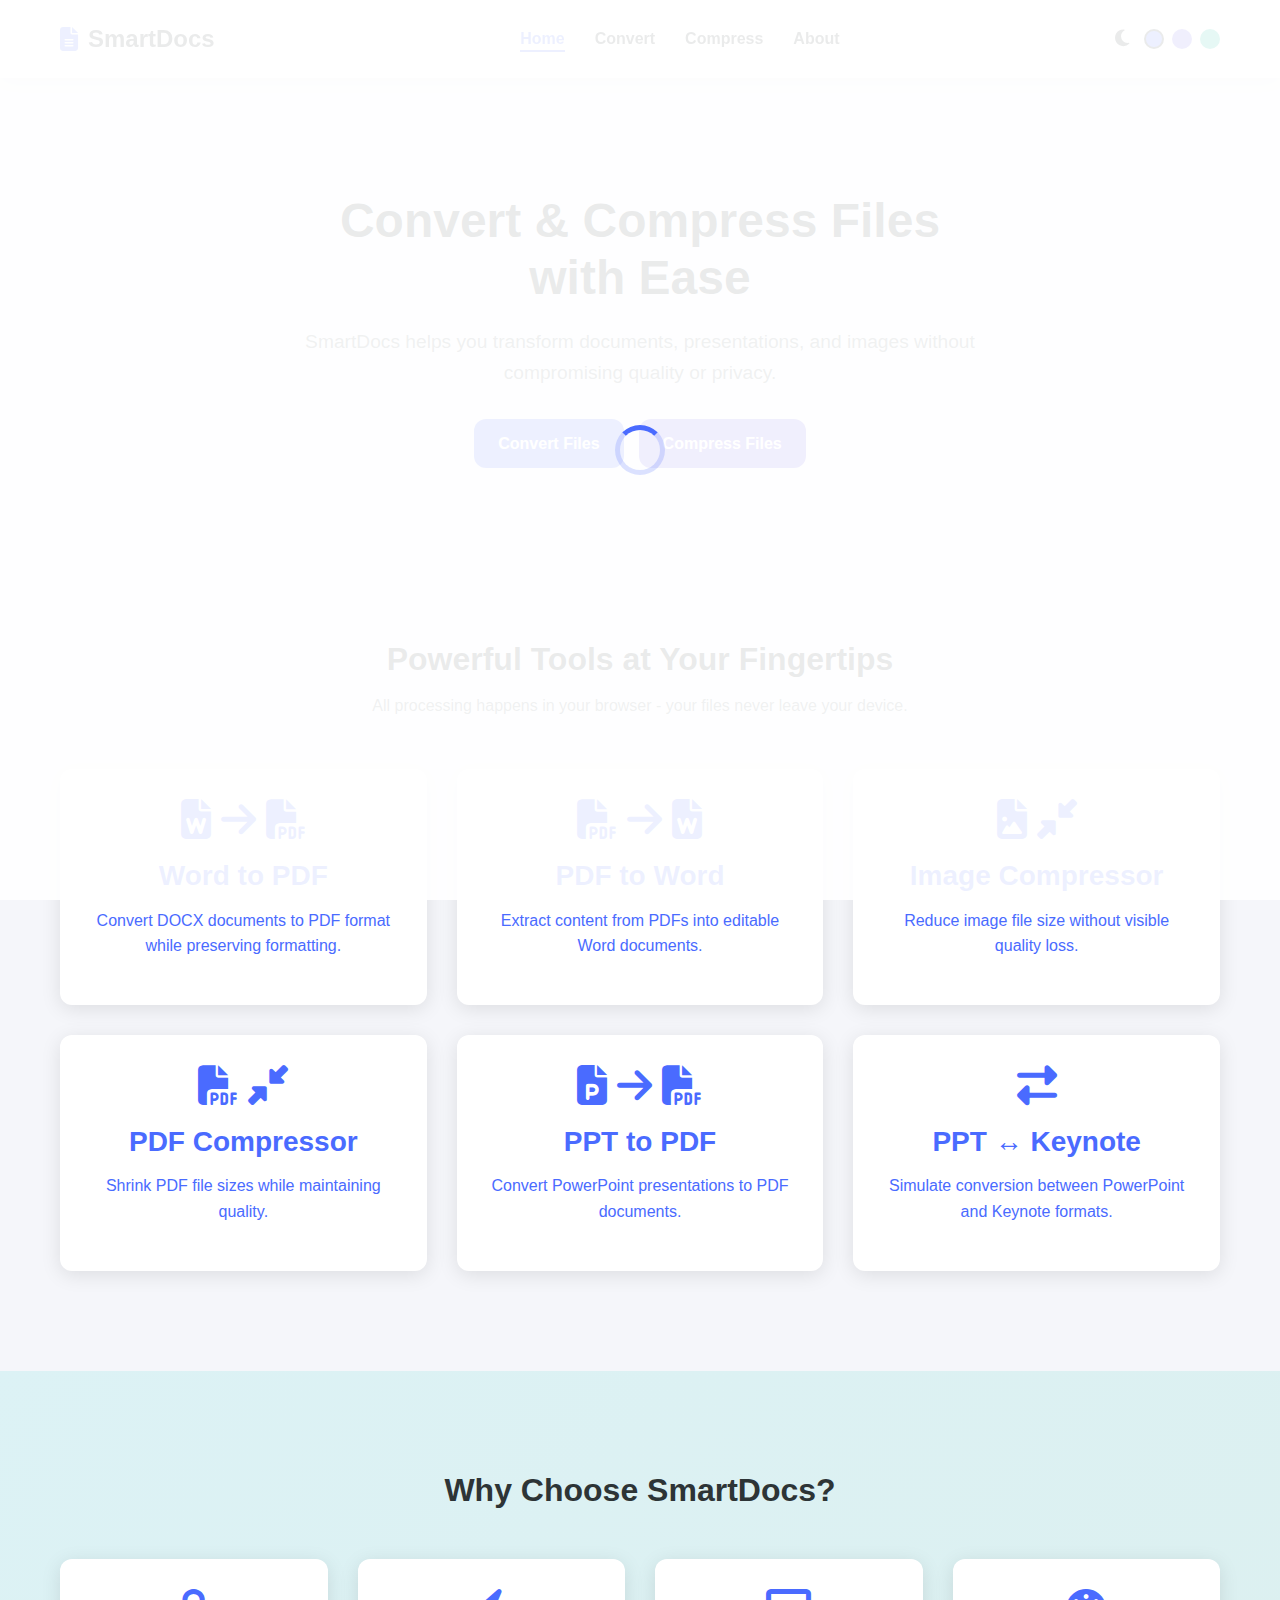
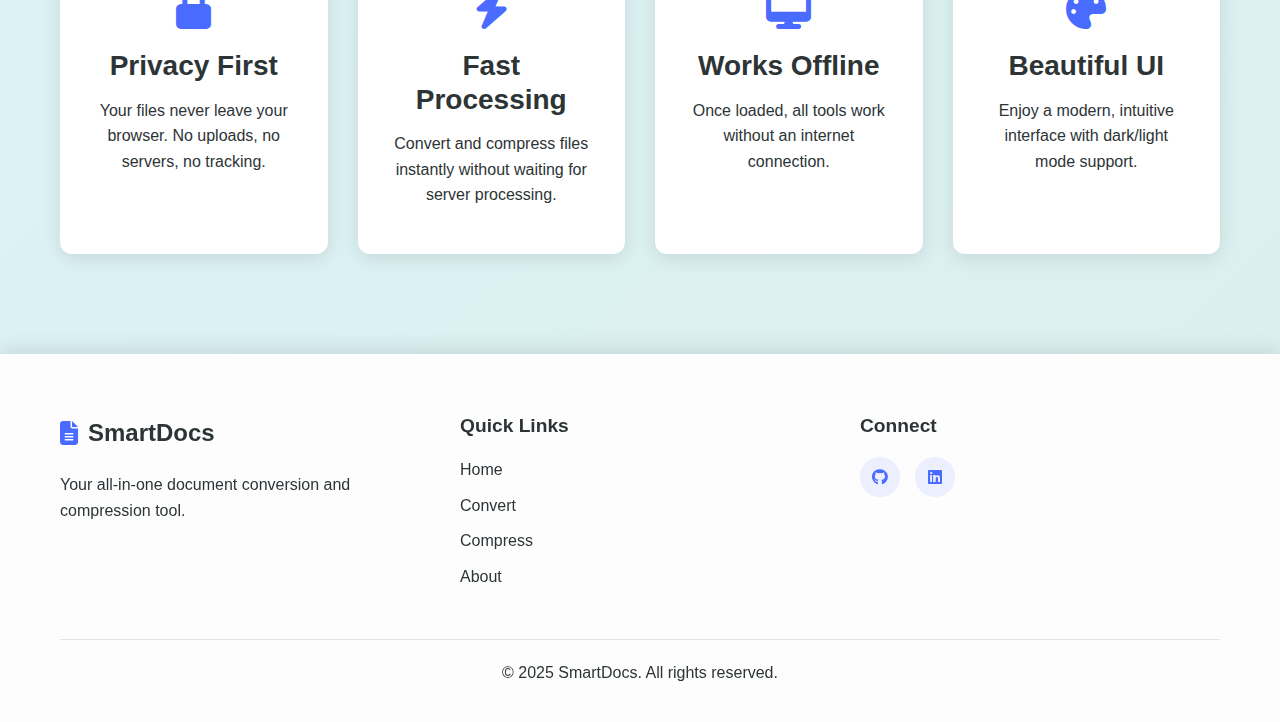
<file: index.html>
<!DOCTYPE html>
<html lang="en" data-theme="light">
<head>
    <meta charset="UTF-8">
    <meta name="viewport" content="width=device-width, initial-scale=1.0">
    <title>SmartDocs - File Converter & Compressor</title>
    <link rel="stylesheet" href="css/style.css">
    <link rel="stylesheet" href="css/animations.css">
    <link rel="stylesheet" href="css/themes.css">
    <link rel="stylesheet" href="https://cdnjs.cloudflare.com/ajax/libs/font-awesome/6.4.0/css/all.min.css">
</head>
<body>
    <div class="page-loader">
        <div class="loader-spinner"></div>
    </div>

    <header class="glass-header">
        <div class="container">
            <nav>
                <div class="logo">
                    <i class="fas fa-file-alt"></i>
                    <span>SmartDocs</span>
                </div>
                <ul class="nav-links">
                    <li><a href="index.html" class="active">Home</a></li>
                    <li><a href="convert.html">Convert</a></li>
                    <li><a href="compress.html">Compress</a></li>
                    <li><a href="about.html">About</a></li>
                </ul>
                <div class="theme-controls">
                    <button class="theme-toggle" aria-label="Toggle dark mode">
                        <i class="fas fa-moon"></i>
                    </button>
                    <div class="theme-colors">
                        <button class="theme-color blue active" data-color="blue"></button>
                        <button class="theme-color purple" data-color="purple"></button>
                        <button class="theme-color green" data-color="green"></button>
                    </div>
                </div>
                <div class="hamburger">
                    <span></span>
                    <span></span>
                    <span></span>
                </div>
            </nav>
        </div>
    </header>

    <main>
        <section class="hero">
            <div class="container">
                <div class="hero-content">
                    <h1 class="hero-title">Convert & Compress Files <br> with Ease</h1>
                    <p class="hero-subtitle">SmartDocs helps you transform documents, presentations, and images without compromising quality or privacy.</p>
                    <div class="hero-buttons">
                        <a href="convert.html" class="btn btn-primary">Convert Files</a>
                        <a href="compress.html" class="btn btn-secondary">Compress Files</a>
                    </div>
                </div>
                <!--<div class="hero-image">
                    <img src="assets/images/file.svg" alt="Document Conversion">
                </div>-->
            </div>
        </section>

        <section class="features">
            <div class="container">
                <h2 class="section-title">Powerful Tools at Your Fingertips</h2>
                <p class="section-subtitle">All processing happens in your browser - your files never leave your device.</p>
                
                <div class="tools-grid">
                    <a href="convert.html#docx-pdf" class="tool-card" data-tool="docx-pdf">
                        <div class="tool-icon">
                            <i class="fas fa-file-word"></i>
                            <i class="fas fa-arrow-right"></i>
                            <i class="fas fa-file-pdf"></i>
                        </div>
                        <h3>Word to PDF</h3>
                        <p>Convert DOCX documents to PDF format while preserving formatting.</p>
                    </a>
                    
                    <a href="convert.html#pdf-docx" class="tool-card" data-tool="pdf-docx">
                        <div class="tool-icon">
                            <i class="fas fa-file-pdf"></i>
                            <i class="fas fa-arrow-right"></i>
                            <i class="fas fa-file-word"></i>
                        </div>
                        <h3>PDF to Word</h3>
                        <p>Extract content from PDFs into editable Word documents.</p>
                    </a>
                    
                    <a href="compress.html#image-compress" class="tool-card" data-tool="image-compress">
                        <div class="tool-icon">
                            <i class="fas fa-file-image"></i>
                            <i class="fas fa-compress-alt"></i>
                        </div>
                        <h3>Image Compressor</h3>
                        <p>Reduce image file size without visible quality loss.</p>
                    </a>
                    
                    <a href="compress.html#pdf-compress" class="tool-card" data-tool="pdf-compress">
                        <div class="tool-icon">
                            <i class="fas fa-file-pdf"></i>
                            <i class="fas fa-compress-alt"></i>
                        </div>
                        <h3>PDF Compressor</h3>
                        <p>Shrink PDF file sizes while maintaining quality.</p>
                    </a>
                    
                    <a href="convert.html#ppt-pdf" class="tool-card" data-tool="ppt-pdf">
                        <div class="tool-icon">
                            <i class="fas fa-file-powerpoint"></i>
                            <i class="fas fa-arrow-right"></i>
                            <i class="fas fa-file-pdf"></i>
                        </div>
                        <h3>PPT to PDF</h3>
                        <p>Convert PowerPoint presentations to PDF documents.</p>
                    </a>
                    
                    <a href="convert.html#ppt-keynote" class="tool-card" data-tool="ppt-keynote">
                        <div class="tool-icon">
                            <i class="fas fa-exchange-alt"></i>
                        </div>
                        <h3>PPT ↔ Keynote</h3>
                        <p>Simulate conversion between PowerPoint and Keynote formats.</p>
                    </a>
                </div>
            </div>
        </section>

        <section class="benefits">
            <div class="container">
                <h2 class="section-title">Why Choose SmartDocs?</h2>
                <div class="benefits-grid">
                    <div class="benefit-card">
                        <i class="fas fa-lock"></i>
                        <h3>Privacy First</h3>
                        <p>Your files never leave your browser. No uploads, no servers, no tracking.</p>
                    </div>
                    <div class="benefit-card">
                        <i class="fas fa-bolt"></i>
                        <h3>Fast Processing</h3>
                        <p>Convert and compress files instantly without waiting for server processing.</p>
                    </div>
                    <div class="benefit-card">
                        <i class="fas fa-desktop"></i>
                        <h3>Works Offline</h3>
                        <p>Once loaded, all tools work without an internet connection.</p>
                    </div>
                    <div class="benefit-card">
                        <i class="fas fa-palette"></i>
                        <h3>Beautiful UI</h3>
                        <p>Enjoy a modern, intuitive interface with dark/light mode support.</p>
                    </div>
                </div>
            </div>
        </section>
    </main>

    <footer class="glass-footer">
        <div class="container">
            <div class="footer-content">
                <div class="footer-brand">
                    <div class="logo">
                        <i class="fas fa-file-alt"></i>
                        <span>SmartDocs</span>
                    </div>
                    <p>Your all-in-one document conversion and compression tool.</p>
                </div>
                <div class="footer-links">
                    <h4>Quick Links</h4>
                    <ul>
                        <li><a href="index.html">Home</a></li>
                        <li><a href="convert.html">Convert</a></li>
                        <li><a href="compress.html">Compress</a></li>
                        <li><a href="about.html">About</a></li>
                    </ul>
                </div>
                <div class="footer-social">
                    <h4>Connect</h4>
                    <div class="social-icons">
                        <a href="https://github.com/Sahil-lal-code"><i class="fab fa-github"></i></a>
                        <a href="https://www.linkedin.com/in/sahil-lal-4152a92a0/"><i class="fab fa-linkedin"></i></a>
                    </div>
                </div>
            </div>
            <div class="footer-bottom">
                <p>&copy; 2025 SmartDocs. All rights reserved.</p>
            </div>
        </div>
    </footer>

    <script src="js/main.js"></script>
    <script src="js/theme-switcher.js"></script>
    <script>
        // Ensure tool cards maintain their styling as links
        document.addEventListener('DOMContentLoaded', function() {
            const toolCards = document.querySelectorAll('.tool-card');
            toolCards.forEach(card => {
                card.addEventListener('mouseenter', function() {
                    this.style.transform = 'translateY(-5px)';
                    this.style.boxShadow = '0 10px 20px rgba(0,0,0,0.1)';
                });
                card.addEventListener('mouseleave', function() {
                    this.style.transform = '';
                    this.style.boxShadow = '';
                });
            });
        });
    </script>
</body>
</html>
</file>
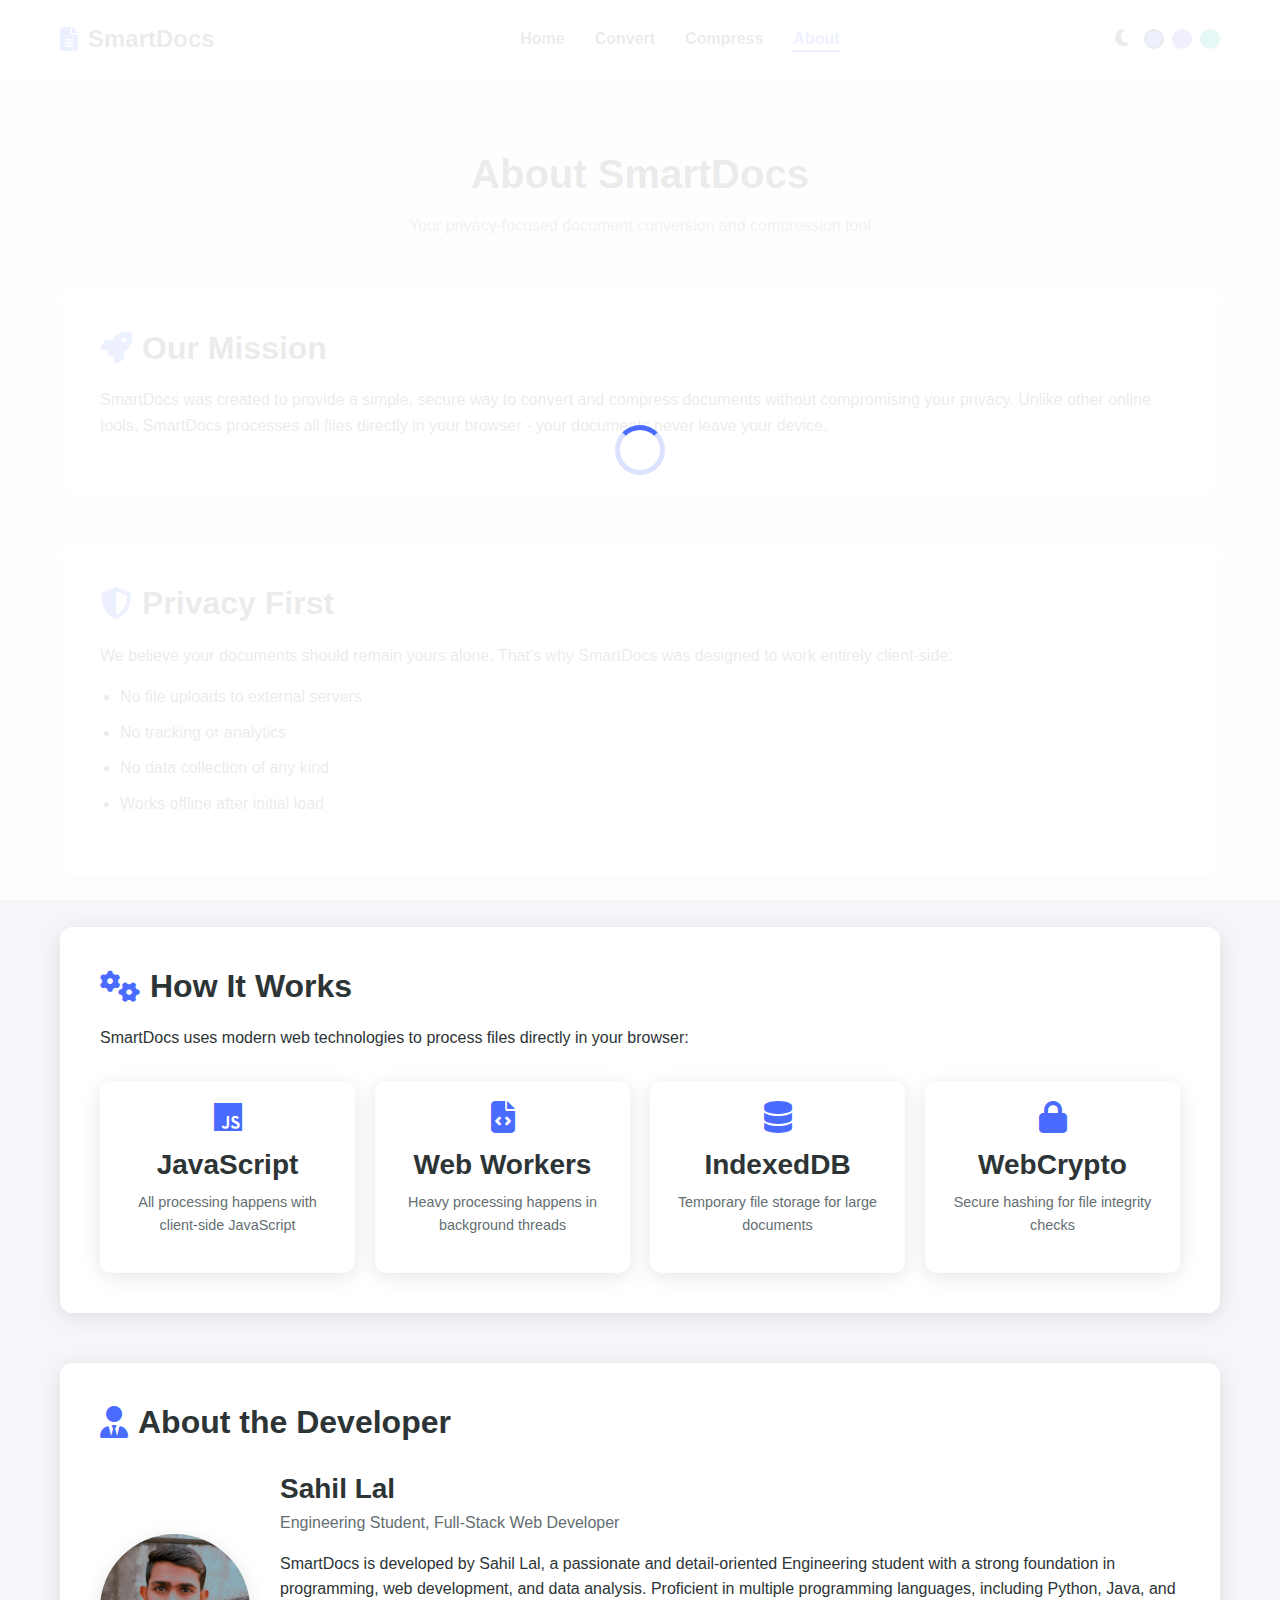
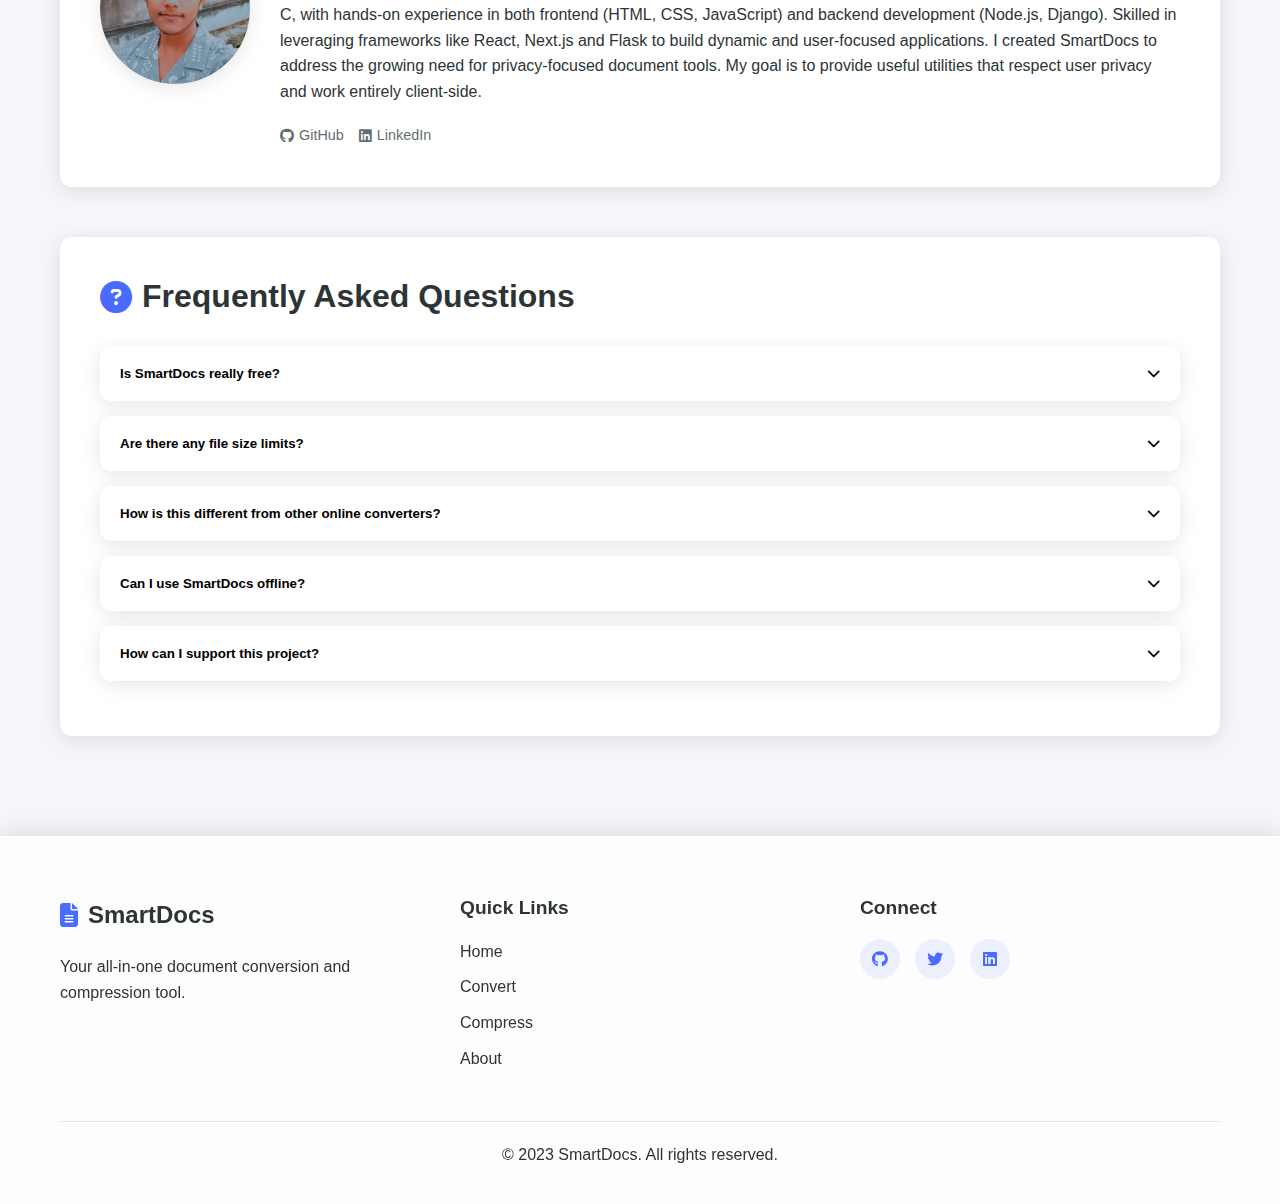
<file: about.html>
<!DOCTYPE html>
<html lang="en" data-theme="light">
<head>
    <meta charset="UTF-8">
    <meta name="viewport" content="width=device-width, initial-scale=1.0">
    <title>About - SmartDocs</title>
    <link rel="stylesheet" href="css/style.css">
    <link rel="stylesheet" href="css/animations.css">
    <link rel="stylesheet" href="css/themes.css">
    <link rel="stylesheet" href="https://cdnjs.cloudflare.com/ajax/libs/font-awesome/6.4.0/css/all.min.css">
</head>
<body>
    <div class="page-loader">
        <div class="loader-spinner"></div>
    </div>

    <header class="glass-header">
        <div class="container">
            <nav>
                <div class="logo">
                    <i class="fas fa-file-alt"></i>
                    <span>SmartDocs</span>
                </div>
                <ul class="nav-links">
                    <li><a href="index.html">Home</a></li>
                    <li><a href="convert.html">Convert</a></li>
                    <li><a href="compress.html">Compress</a></li>
                    <li><a href="about.html" class="active">About</a></li>
                </ul>
                <div class="theme-controls">
                    <button class="theme-toggle" aria-label="Toggle dark mode">
                        <i class="fas fa-moon"></i>
                    </button>
                    <div class="theme-colors">
                        <button class="theme-color blue active" data-color="blue"></button>
                        <button class="theme-color purple" data-color="purple"></button>
                        <button class="theme-color green" data-color="green"></button>
                    </div>
                </div>
                <div class="hamburger">
                    <span></span>
                    <span></span>
                    <span></span>
                </div>
            </nav>
        </div>
    </header>

    <main class="about-page">
        <div class="container">
            <h1 class="page-title">About SmartDocs</h1>
            <p class="page-subtitle">Your privacy-focused document conversion and compression tool</p>
            
            <div class="about-content">
                <section class="about-section">
                    <h2><i class="fas fa-rocket"></i> Our Mission</h2>
                    <p>SmartDocs was created to provide a simple, secure way to convert and compress documents without compromising your privacy. Unlike other online tools, SmartDocs processes all files directly in your browser - your documents never leave your device.</p>
                </section>
                
                <section class="about-section">
                    <h2><i class="fas fa-shield-alt"></i> Privacy First</h2>
                    <p>We believe your documents should remain yours alone. That's why SmartDocs was designed to work entirely client-side:</p>
                    <ul>
                        <li>No file uploads to external servers</li>
                        <li>No tracking or analytics</li>
                        <li>No data collection of any kind</li>
                        <li>Works offline after initial load</li>
                    </ul>
                </section>
                
                <section class="about-section">
                    <h2><i class="fas fa-cogs"></i> How It Works</h2>
                    <p>SmartDocs uses modern web technologies to process files directly in your browser:</p>
                    <div class="tech-grid">
                        <div class="tech-card">
                            <i class="fab fa-js"></i>
                            <h3>JavaScript</h3>
                            <p>All processing happens with client-side JavaScript</p>
                        </div>
                        <div class="tech-card">
                            <i class="fas fa-file-code"></i>
                            <h3>Web Workers</h3>
                            <p>Heavy processing happens in background threads</p>
                        </div>
                        <div class="tech-card">
                            <i class="fas fa-database"></i>
                            <h3>IndexedDB</h3>
                            <p>Temporary file storage for large documents</p>
                        </div>
                        <div class="tech-card">
                            <i class="fas fa-lock"></i>
                            <h3>WebCrypto</h3>
                            <p>Secure hashing for file integrity checks</p>
                        </div>
                    </div>
                </section>
                
                <section class="about-section">
                    <h2><i class="fas fa-user-tie"></i> About the Developer</h2>
                    <div class="developer-card">
                        <div class="developer-image">
                            <img src="assets/images/IMG_20250626_130817_compressed (1).jpg" alt="Developer">
                        </div>
                        <div class="developer-info">
                            <h3>Sahil Lal</h3>
                            <p class="developer-title">Engineering Student, Full-Stack Web Developer</p>
                            <p>SmartDocs is developed by Sahil Lal, a passionate and detail-oriented Engineering student with a strong foundation in programming, web development, and data analysis. Proficient in multiple programming languages, including Python, Java, and C, with hands-on experience in both frontend (HTML, CSS, JavaScript) and backend development (Node.js, Django). Skilled in leveraging frameworks like React, Next.js and Flask to build dynamic and user-focused applications. I created SmartDocs to address the growing need for privacy-focused document tools. My goal is to provide useful utilities that respect user privacy and work entirely client-side.</p>
                            <div class="developer-links">
                                <a href="https://github.com/Sahil-lal-code"><i class="fab fa-github"></i> GitHub</a>
                                <a href="https://www.linkedin.com/in/sahil-lal-4152a92a0/"><i class="fab fa-linkedin"></i> LinkedIn</a>
                            </div>
                        </div>
                    </div>
                </section>
                
                <section class="about-section">
                    <h2><i class="fas fa-question-circle"></i> Frequently Asked Questions</h2>
                    <div class="faq-container">
                        <div class="faq-item">
                            <button class="faq-question">
                                <span>Is SmartDocs really free?</span>
                                <i class="fas fa-chevron-down"></i>
                            </button>
                            <div class="faq-answer">
                                <p>Yes! SmartDocs is completely free to use with no hidden costs or premium features. It's an open-source project created to demonstrate what's possible with modern web technologies.</p>
                            </div>
                        </div>
                        
                        <div class="faq-item">
                            <button class="faq-question">
                                <span>Are there any file size limits?</span>
                                <i class="fas fa-chevron-down"></i>
                            </button>
                            <div class="faq-answer">
                                <p>The only limits are those imposed by your browser and device memory. Typically, you can process files up to several hundred megabytes, though very large files may cause performance issues.</p>
                            </div>
                        </div>
                        
                        <div class="faq-item">
                            <button class="faq-question">
                                <span>How is this different from other online converters?</span>
                                <i class="fas fa-chevron-down"></i>
                            </button>
                            <div class="faq-answer">
                                <p>Most online tools upload your files to their servers for processing. SmartDocs does everything in your browser - your files never leave your computer, ensuring complete privacy.</p>
                            </div>
                        </div>
                        
                        <div class="faq-item">
                            <button class="faq-question">
                                <span>Can I use SmartDocs offline?</span>
                                <i class="fas fa-chevron-down"></i>
                            </button>
                            <div class="faq-answer">
                                <p>Yes! After loading the website once, you can use all features offline by saving the page or adding it to your home screen (on mobile).</p>
                            </div>
                        </div>
                        
                        <div class="faq-item">
                            <button class="faq-question">
                                <span>How can I support this project?</span>
                                <i class="fas fa-chevron-down"></i>
                            </button>
                            <div class="faq-answer">
                                <p>The best way to support SmartDocs is by sharing it with others who might find it useful. You can also contribute to the project on GitHub or consider donating if you'd like to help cover hosting costs.</p>
                            </div>
                        </div>
                    </div>
                </section>
            </div>
        </div>
    </main>

    <footer class="glass-footer">
        <div class="container">
            <div class="footer-content">
                <div class="footer-brand">
                    <div class="logo">
                        <i class="fas fa-file-alt"></i>
                        <span>SmartDocs</span>
                    </div>
                    <p>Your all-in-one document conversion and compression tool.</p>
                </div>
                <div class="footer-links">
                    <h4>Quick Links</h4>
                    <ul>
                        <li><a href="index.html">Home</a></li>
                        <li><a href="convert.html">Convert</a></li>
                        <li><a href="compress.html">Compress</a></li>
                        <li><a href="about.html">About</a></li>
                    </ul>
                </div>
                <div class="footer-social">
                    <h4>Connect</h4>
                    <div class="social-icons">
                        <a href="#"><i class="fab fa-github"></i></a>
                        <a href="#"><i class="fab fa-twitter"></i></a>
                        <a href="#"><i class="fab fa-linkedin"></i></a>
                    </div>
                </div>
            </div>
            <div class="footer-bottom">
                <p>&copy; 2023 SmartDocs. All rights reserved.</p>
            </div>
        </div>
    </footer>

    <script src="js/main.js"></script>
    <script src="js/theme-switcher.js"></script>
</body>
</html>
</file>
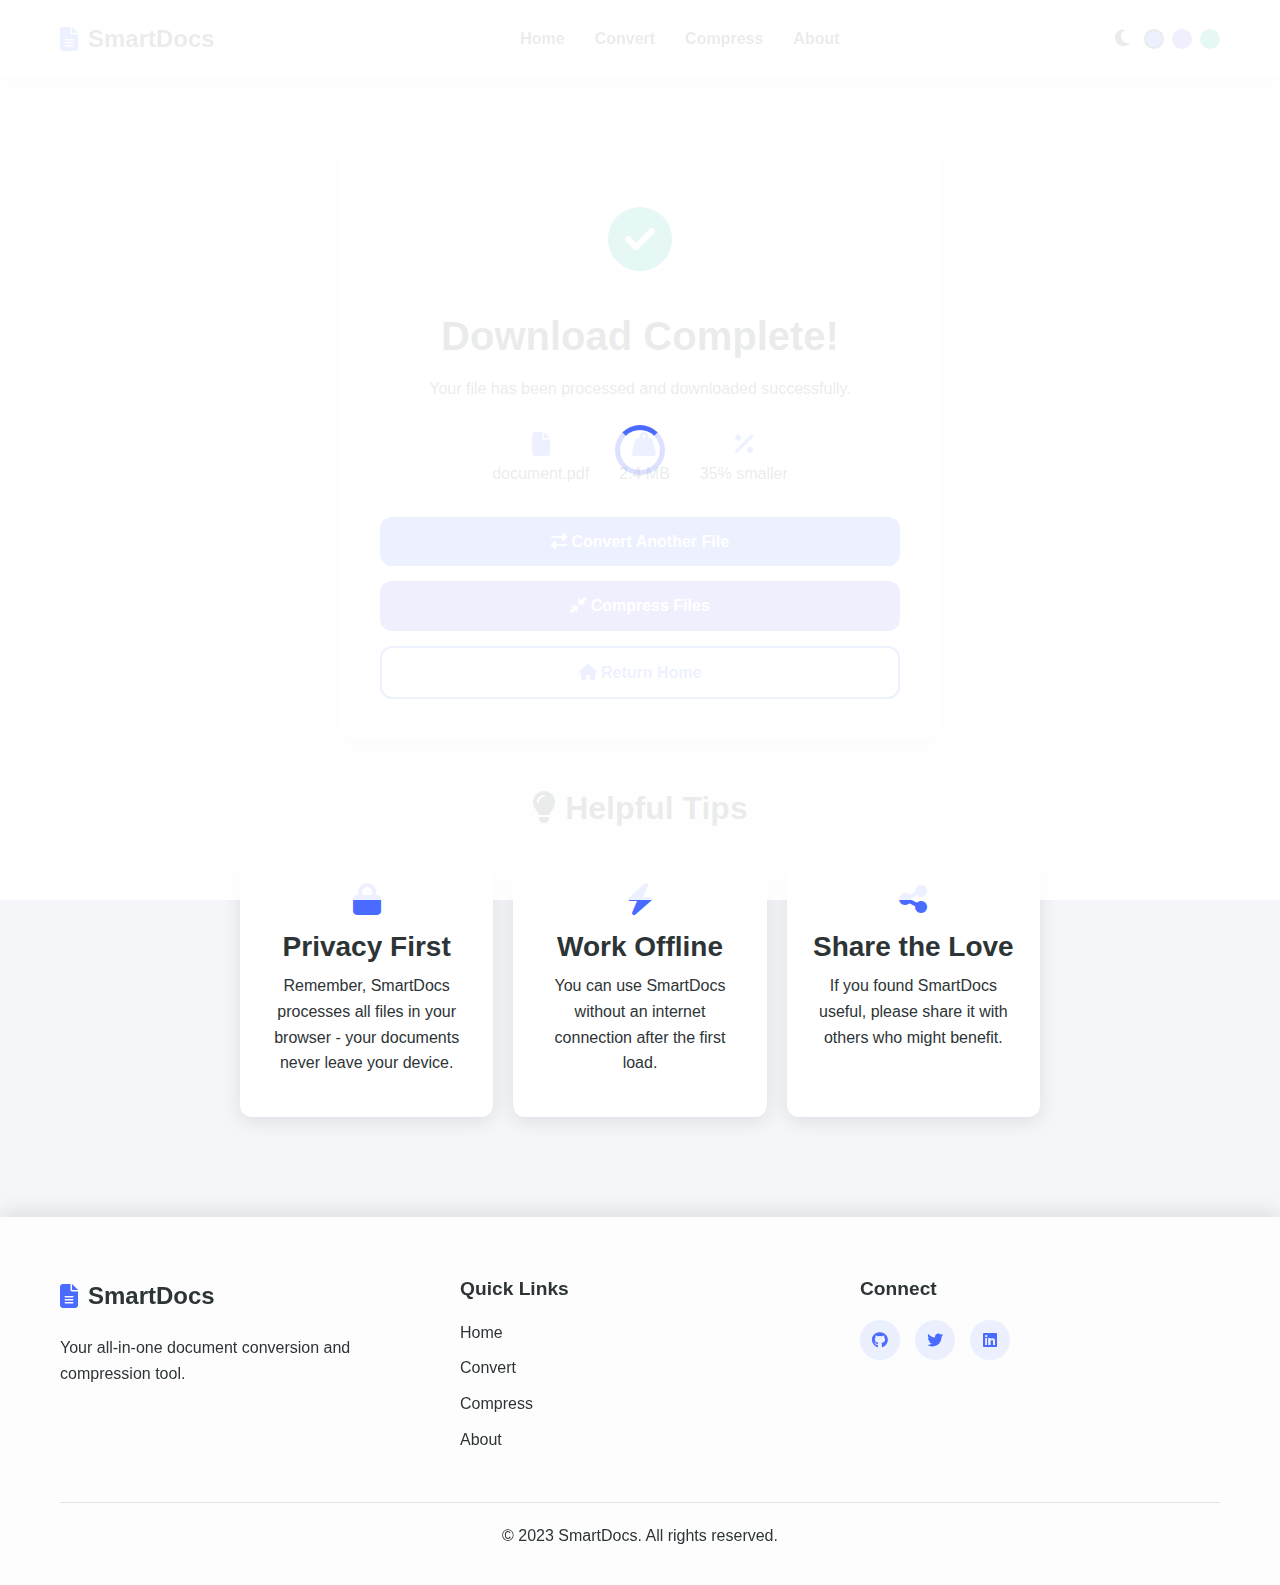
<file: success.html>
<!DOCTYPE html>
<html lang="en" data-theme="light">
<head>
    <meta charset="UTF-8">
    <meta name="viewport" content="width=device-width, initial-scale=1.0">
    <title>Download Complete - SmartDocs</title>
    <link rel="stylesheet" href="css/style.css">
    <link rel="stylesheet" href="css/animations.css">
    <link rel="stylesheet" href="css/themes.css">
    <link rel="stylesheet" href="https://cdnjs.cloudflare.com/ajax/libs/font-awesome/6.4.0/css/all.min.css">
</head>
<body>
    <div class="page-loader">
        <div class="loader-spinner"></div>
    </div>

    <header class="glass-header">
        <div class="container">
            <nav>
                <div class="logo">
                    <i class="fas fa-file-alt"></i>
                    <span>SmartDocs</span>
                </div>
                <ul class="nav-links">
                    <li><a href="index.html">Home</a></li>
                    <li><a href="convert.html">Convert</a></li>
                    <li><a href="compress.html">Compress</a></li>
                    <li><a href="about.html">About</a></li>
                </ul>
                <div class="theme-controls">
                    <button class="theme-toggle" aria-label="Toggle dark mode">
                        <i class="fas fa-moon"></i>
                    </button>
                    <div class="theme-colors">
                        <button class="theme-color blue active" data-color="blue"></button>
                        <button class="theme-color purple" data-color="purple"></button>
                        <button class="theme-color green" data-color="green"></button>
                    </div>
                </div>
                <div class="hamburger">
                    <span></span>
                    <span></span>
                    <span></span>
                </div>
            </nav>
        </div>
    </header>

    <main class="success-page">
        <div class="container">
            <div class="success-card">
                <div class="success-icon">
                    <i class="fas fa-check-circle"></i>
                </div>
                <h1>Download Complete!</h1>
                <p>Your file has been processed and downloaded successfully.</p>
                <div class="success-stats">
                    <div class="stat-item">
                        <i class="fas fa-file"></i>
                        <span id="success-file-name">document.pdf</span>
                    </div>
                    <div class="stat-item">
                        <i class="fas fa-weight-hanging"></i>
                        <span id="success-file-size">2.4 MB</span>
                    </div>
                    <div class="stat-item">
                        <i class="fas fa-percentage"></i>
                        <span id="success-savings">35% smaller</span>
                    </div>
                </div>
                <div class="success-actions">
                    <a href="convert.html" class="btn btn-primary">
                        <i class="fas fa-exchange-alt"></i> Convert Another File
                    </a>
                    <a href="compress.html" class="btn btn-secondary">
                        <i class="fas fa-compress-alt"></i> Compress Files
                    </a>
                    <a href="index.html" class="btn btn-tertiary">
                        <i class="fas fa-home"></i> Return Home
                    </a>
                </div>
            </div>
            
            <div class="success-tips">
                <h2><i class="fas fa-lightbulb"></i> Helpful Tips</h2>
                <div class="tips-grid">
                    <div class="tip-card">
                        <i class="fas fa-lock"></i>
                        <h3>Privacy First</h3>
                        <p>Remember, SmartDocs processes all files in your browser - your documents never leave your device.</p>
                    </div>
                    <div class="tip-card">
                        <i class="fas fa-bolt"></i>
                        <h3>Work Offline</h3>
                        <p>You can use SmartDocs without an internet connection after the first load.</p>
                    </div>
                    <div class="tip-card">
                        <i class="fas fa-share-alt"></i>
                        <h3>Share the Love</h3>
                        <p>If you found SmartDocs useful, please share it with others who might benefit.</p>
                    </div>
                </div>
            </div>
        </div>
    </main>

    <footer class="glass-footer">
        <div class="container">
            <div class="footer-content">
                <div class="footer-brand">
                    <div class="logo">
                        <i class="fas fa-file-alt"></i>
                        <span>SmartDocs</span>
                    </div>
                    <p>Your all-in-one document conversion and compression tool.</p>
                </div>
                <div class="footer-links">
                    <h4>Quick Links</h4>
                    <ul>
                        <li><a href="index.html">Home</a></li>
                        <li><a href="convert.html">Convert</a></li>
                        <li><a href="compress.html">Compress</a></li>
                        <li><a href="about.html">About</a></li>
                    </ul>
                </div>
                <div class="footer-social">
                    <h4>Connect</h4>
                    <div class="social-icons">
                        <a href="#"><i class="fab fa-github"></i></a>
                        <a href="#"><i class="fab fa-twitter"></i></a>
                        <a href="#"><i class="fab fa-linkedin"></i></a>
                    </div>
                </div>
            </div>
            <div class="footer-bottom">
                <p>&copy; 2023 SmartDocs. All rights reserved.</p>
            </div>
        </div>
    </footer>

    <script src="js/main.js"></script>
    <script src="js/theme-switcher.js"></script>
</body>
</html>
</file>
<file: css/style.css>
/* Base Styles */
:root {
    --primary-color: #4a6bff;
    --secondary-color: #6c5ce7;
    --accent-color: #00cec9;
    --text-color: #2d3436;
    --text-light: #636e72;
    --bg-color: #f5f6fa;
    --card-bg: #ffffff;
    --shadow: 0 4px 20px rgba(0, 0, 0, 0.1);
    --transition: all 0.3s ease;
    --border-radius: 12px;
    --success-color: #00b894;
    --warning-color: #fdcb6e;
    --error-color: #d63031;
}

* {
    margin: 0;
    padding: 0;
    box-sizing: border-box;
}

html {
    scroll-behavior: smooth;
}

body {
    font-family: 'Segoe UI', Tahoma, Geneva, Verdana, sans-serif;
    line-height: 1.6;
    color: var(--text-color);
    background-color: var(--bg-color);
    overflow-x: hidden;
}

.container {
    width: 100%;
    max-width: 1200px;
    margin: 0 auto;
    padding: 0 20px;
}

/* Typography */
h1, h2, h3, h4, h5, h6 {
    font-weight: 700;
    line-height: 1.2;
    margin-bottom: 1rem;
}

h1 {
    font-size: 2.5rem;
}

h2 {
    font-size: 2rem;
}

h3 {
    font-size: 1.75rem;
}

h4 {
    font-size: 1.5rem;
}

p {
    margin-bottom: 1rem;
}

a {
    text-decoration: none;
    color: var(--primary-color);
    transition: var(--transition);
}

a:hover {
    color: var(--secondary-color);
}

/* Buttons */
.btn {
    display: inline-block;
    padding: 12px 24px;
    border-radius: var(--border-radius);
    font-weight: 600;
    text-align: center;
    cursor: pointer;
    transition: var(--transition);
    border: none;
    outline: none;
}

.btn-primary {
    background-color: var(--primary-color);
    color: white;
}

.btn-primary:hover {
    background-color: #3a5bef;
    transform: translateY(-2px);
    box-shadow: 0 6px 12px rgba(74, 107, 255, 0.2);
}

.btn-secondary {
    background-color: var(--secondary-color);
    color: white;
}

.btn-secondary:hover {
    background-color: #5b4bd4;
    transform: translateY(-2px);
    box-shadow: 0 6px 12px rgba(108, 92, 231, 0.2);
}

.btn-tertiary {
    background-color: transparent;
    color: var(--primary-color);
    border: 2px solid var(--primary-color);
}

.btn-tertiary:hover {
    background-color: rgba(74, 107, 255, 0.1);
    transform: translateY(-2px);
}

.btn-convert {
    background-color: var(--success-color);
    color: white;
}

.btn-convert:hover {
    background-color: #00a884;
    transform: translateY(-2px);
    box-shadow: 0 6px 12px rgba(0, 184, 148, 0.2);
}

.btn-compress {
    background-color: var(--accent-color);
    color: white;
}

.btn-compress:hover {
    background-color: #00bdb9;
    transform: translateY(-2px);
    box-shadow: 0 6px 12px rgba(0, 206, 201, 0.2);
}

.btn-download {
    background-color: var(--primary-color);
    color: white;
}

.btn-download:hover {
    background-color: #3a5bef;
    transform: translateY(-2px);
    box-shadow: 0 6px 12px rgba(74, 107, 255, 0.2);
}

/* Header */
.glass-header {
    background: rgba(255, 255, 255, 0.8);
    backdrop-filter: blur(10px);
    -webkit-backdrop-filter: blur(10px);
    box-shadow: var(--shadow);
    position: fixed;
    top: 0;
    left: 0;
    width: 100%;
    z-index: 1000;
    transition: var(--transition);
}

.glass-header.scrolled {
    background: rgba(255, 255, 255, 0.95);
    box-shadow: 0 4px 30px rgba(0, 0, 0, 0.1);
}

nav {
    display: flex;
    justify-content: space-between;
    align-items: center;
    padding: 20px 0;
}

.logo {
    display: flex;
    align-items: center;
    font-size: 1.5rem;
    font-weight: 700;
    color: var(--text-color);
}

.logo i {
    margin-right: 10px;
    color: var(--primary-color);
}

.nav-links {
    display: flex;
    justify-content: center;
    flex: 1;
    margin: 0;
    padding: 0;
    list-style: none;
}
.nav-links li {
    margin-left: 30px;
}

.nav-links a {
    color: var(--text-color);
    font-weight: 600;
    position: relative;
}

.nav-links a.active {
    color: var(--primary-color);
}

.nav-links a::after {
    content: '';
    position: absolute;
    width: 0;
    height: 2px;
    bottom: -5px;
    left: 0;
    background-color: var(--primary-color);
    transition: var(--transition);
}

.nav-links a:hover::after,
.nav-links a.active::after {
    width: 100%;
}

.theme-controls {
    display: flex;
    align-items: center;
    gap: 15px;
}

.theme-toggle {
    background: none;
    border: none;
    font-size: 1.2rem;
    cursor: pointer;
    color: var(--text-color);
    transition: var(--transition);
}

.theme-toggle:hover {
    color: var(--primary-color);
    transform: rotate(30deg);
}

.theme-colors {
    display: flex;
    gap: 8px;
}

.theme-color {
    width: 20px;
    height: 20px;
    border-radius: 50%;
    border: 2px solid transparent;
    cursor: pointer;
    transition: var(--transition);
}

.theme-color.active {
    border-color: var(--text-color);
}

.theme-color.blue {
    background-color: #4a6bff;
}

.theme-color.purple {
    background-color: #6c5ce7;
}

.theme-color.green {
    background-color: #00b894;
}

.hamburger {
    display: none;
    flex-direction: column;
    justify-content: space-between;
    width: 24px;
    height: 18px;
    cursor: pointer;
}

.hamburger span {
    display: block;
    width: 100%;
    height: 2px;
    background-color: var(--text-color);
    transition: var(--transition);
}

/* Hero Section */
/*.hero {
    padding: 150px 0 100px;
    background: linear-gradient(135deg, rgba(74, 107, 255, 0.1) 0%, rgba(108, 92, 231, 0.1) 100%);
}*/
.hero {
    padding: 120px 0 80px;
    display: flex;
    align-items: center;
    min-height: 60vh;
}

/*.hero-content {
    max-width: 600px;
}*/
.hero-content {
    text-align: center;
    margin: 0 auto; /* This centers the container */
    max-width: 800px; /* Adjust width as needed */
    padding: 20px;
    transform: translateY(40px);
}

.hero-title {
    font-size: 3rem;
    margin-bottom: 20px;
    line-height: 1.2;
}

.hero-subtitle {
    font-size: 1.2rem;
    color: var(--text-light);
    margin-bottom: 30px;
}

/*.hero-buttons {
    display: flex;
    gap: 15px;
}*/
.hero-buttons {
    display: flex;
    justify-content: center;
    gap: 15px;
    flex-wrap: wrap; /* Allows buttons to stack on small screens */
}

.hero-image {
    position: absolute;
    right: 0;
    top: 50%;
    transform: translateY(-50%);
    width: 50%;
    max-width: 600px;
}

.hero-image img {
    width: 100%;
    height: auto;
}
.hero .container {
    display: flex;
    flex-direction: column;
    align-items: center;
    justify-content: center;
}


/* Features Section */
.features {
    padding: 100px 0;
}

.section-title {
    text-align: center;
    margin-bottom: 15px;
}

.section-subtitle {
    text-align: center;
    color: var(--text-light);
    margin-bottom: 50px;
    max-width: 700px;
    margin-left: auto;
    margin-right: auto;
}

.tools-grid {
    display: grid;
    grid-template-columns: repeat(auto-fit, minmax(300px, 1fr));
    gap: 30px;
    margin-top: 50px;
}

.tool-card {
    background-color: var(--card-bg);
    border-radius: var(--border-radius);
    padding: 30px;
    box-shadow: var(--shadow);
    transition: var(--transition);
    text-align: center;
    cursor: pointer;
}

.tool-card:hover {
    transform: translateY(-10px);
    box-shadow: 0 15px 30px rgba(0, 0, 0, 0.1);
}

.tool-icon {
    font-size: 2.5rem;
    margin-bottom: 20px;
    color: var(--primary-color);
    display: flex;
    justify-content: center;
    gap: 10px;
}

.tool-card h3 {
    margin-bottom: 15px;
}

/* Benefits Section */
.benefits {
    padding: 100px 0;
    background: linear-gradient(135deg, rgba(0, 206, 201, 0.1) 0%, rgba(0, 184, 148, 0.1) 100%);
}

.benefits-grid {
    display: grid;
    grid-template-columns: repeat(auto-fit, minmax(250px, 1fr));
    gap: 30px;
    margin-top: 50px;
}

.benefit-card {
    background-color: var(--card-bg);
    border-radius: var(--border-radius);
    padding: 30px;
    box-shadow: var(--shadow);
    transition: var(--transition);
    text-align: center;
}

.benefit-card i {
    font-size: 2.5rem;
    margin-bottom: 20px;
    color: var(--primary-color);
}

.benefit-card h3 {
    margin-bottom: 15px;
}

/* Footer */
.glass-footer {
    background: rgba(255, 255, 255, 0.8);
    backdrop-filter: blur(10px);
    -webkit-backdrop-filter: blur(10px);
    box-shadow: 0 -4px 20px rgba(0, 0, 0, 0.1);
    padding: 60px 0 0;
}

.footer-content {
    display: grid;
    grid-template-columns: repeat(auto-fit, minmax(250px, 1fr));
    gap: 40px;
    margin-bottom: 40px;
}

.footer-brand .logo {
    margin-bottom: 20px;
}

.footer-links h4, .footer-social h4 {
    margin-bottom: 20px;
    font-size: 1.2rem;
}

.footer-links ul {
    list-style: none;
}

.footer-links li {
    margin-bottom: 10px;
}

.footer-links a {
    color: var(--text-color);
}

.footer-links a:hover {
    color: var(--primary-color);
}

.social-icons {
    display: flex;
    gap: 15px;
}

.social-icons a {
    display: flex;
    align-items: center;
    justify-content: center;
    width: 40px;
    height: 40px;
    border-radius: 50%;
    background-color: rgba(74, 107, 255, 0.1);
    color: var(--primary-color);
    transition: var(--transition);
}

.social-icons a:hover {
    background-color: var(--primary-color);
    color: white;
    transform: translateY(-3px);
}

.footer-bottom {
    padding: 20px 0;
    text-align: center;
    border-top: 1px solid rgba(0, 0, 0, 0.1);
}

/* Converter Page */
.converter-page, .compressor-page {
    padding: 150px 0 100px;
}

.page-title {
    text-align: center;
    margin-bottom: 15px;
}

.page-subtitle {
    text-align: center;
    color: var(--text-light);
    margin-bottom: 50px;
}

.converter-tabs, .compressor-tabs {
    background-color: var(--card-bg);
    border-radius: var(--border-radius);
    box-shadow: var(--shadow);
    overflow: hidden;
}

.tab-buttons {
    display: flex;
    flex-wrap: wrap;
    border-bottom: 1px solid rgba(0, 0, 0, 0.1);
}

.tab-button {
    padding: 15px 25px;
    background: none;
    border: none;
    cursor: pointer;
    font-weight: 600;
    color: var(--text-light);
    transition: var(--transition);
    position: relative;
    display: flex;
    align-items: center;
    gap: 10px;
}

.tab-button.active {
    color: var(--primary-color);
}

.tab-button::after {
    content: '';
    position: absolute;
    bottom: -1px;
    left: 0;
    width: 0;
    height: 2px;
    background-color: var(--primary-color);
    transition: var(--transition);
}

.tab-button.active::after {
    width: 100%;
}

.tab-content {
    padding: 30px;
    display: none;
}

.tab-content.active {
    display: block;
}

.converter-container, .compressor-container {
    display: flex;
    flex-direction: column;
    gap: 30px;
}

.drop-zone {
    border: 2px dashed rgba(74, 107, 255, 0.5);
    border-radius: var(--border-radius);
    padding: 40px;
    text-align: center;
    cursor: pointer;
    transition: var(--transition);
    display: flex;
    flex-direction: column;
    align-items: center;
    justify-content: center;
    gap: 15px;
}

.drop-zone:hover {
    border-color: var(--primary-color);
    background-color: rgba(74, 107, 255, 0.05);
}

.drop-zone i {
    font-size: 3rem;
    color: var(--primary-color);
}

.drop-zone h3 {
    margin-bottom: 0;
}

.drop-zone p {
    margin: 0;
}

.file-info {
    display: none;
    background-color: var(--card-bg);
    border-radius: var(--border-radius);
    padding: 20px;
    box-shadow: var(--shadow);
}

.file-preview {
    display: flex;
    align-items: center;
    gap: 15px;
    margin-bottom: 20px;
}

.file-preview i {
    font-size: 2.5rem;
    color: var(--primary-color);
}

.file-details {
    display: flex;
    flex-direction: column;
}

.file-name {
    font-weight: 600;
}

.file-size, .file-dimensions, .file-pages {
    font-size: 0.9rem;
    color: var(--text-light);
}

.conversion-result, .compression-result {
    display: none;
    background-color: var(--card-bg);
    border-radius: var(--border-radius);
    padding: 20px;
    box-shadow: var(--shadow);
}

.result-preview {
    display: flex;
    align-items: center;
    gap: 15px;
    margin-bottom: 20px;
}

.result-preview i {
    font-size: 2.5rem;
    color: var(--success-color);
}

.result-details {
    display: flex;
    flex-direction: column;
}

.result-name {
    font-weight: 600;
}

.result-size {
    font-size: 0.9rem;
    color: var(--text-light);
}

.converter-instructions, .compressor-instructions {
    background-color: var(--card-bg);
    border-radius: var(--border-radius);
    padding: 30px;
    box-shadow: var(--shadow);
    margin-top: 30px;
}

.converter-instructions h3, .compressor-instructions h3 {
    display: flex;
    align-items: center;
    gap: 10px;
    margin-bottom: 20px;
}

.converter-instructions ol, .compressor-instructions ol {
    padding-left: 20px;
    margin-bottom: 20px;
}

.converter-instructions li, .compressor-instructions li {
    margin-bottom: 10px;
}

.note {
    padding: 15px;
    background-color: rgba(253, 203, 110, 0.2);
    border-left: 4px solid var(--warning-color);
    border-radius: 0 var(--border-radius) var(--border-radius) 0;
}

/* Compression Options */
.compression-options {
    display: grid;
    grid-template-columns: repeat(auto-fit, minmax(200px, 1fr));
    gap: 20px;
    margin-bottom: 20px;
}

.option-group {
    display: flex;
    flex-direction: column;
    gap: 5px;
}

.option-group label {
    font-weight: 600;
    font-size: 0.9rem;
}

.option-group input[type="range"] {
    width: 100%;
}

.option-group input[type="number"] {
    padding: 8px 12px;
    border: 1px solid rgba(0, 0, 0, 0.1);
    border-radius: var(--border-radius);
    font-size: 1rem;
}

.option-group select {
    padding: 8px 12px;
    border: 1px solid rgba(0, 0, 0, 0.1);
    border-radius: var(--border-radius);
    font-size: 1rem;
    background-color: white;
}

.option-group input[type="checkbox"] {
    width: 18px;
    height: 18px;
    accent-color: var(--primary-color);
}

/* Result Comparison */
.result-comparison {
    display: grid;
    grid-template-columns: 1fr 1fr;
    gap: 30px;
    margin-bottom: 30px;
}

.comparison-before, .comparison-after {
    background-color: white;
    border-radius: var(--border-radius);
    padding: 20px;
    box-shadow: var(--shadow);
}

.comparison-before h4, .comparison-after h4 {
    text-align: center;
    margin-bottom: 15px;
}

.comparison-image {
    width: 100%;
    height: 200px;
    margin-bottom: 15px;
    display: flex;
    align-items: center;
    justify-content: center;
    overflow: hidden;
    border-radius: var(--border-radius);
}

.comparison-image img {
    max-width: 100%;
    max-height: 100%;
    object-fit: contain;
}

.comparison-stats {
    display: flex;
    flex-direction: column;
    gap: 5px;
    font-size: 0.9rem;
}

.comparison-pdf {
    width: 100%;
    height: 200px;
    display: flex;
    align-items: center;
    justify-content: center;
    margin-bottom: 15px;
}

.comparison-pdf i {
    font-size: 4rem;
    color: var(--error-color);
}

/* About Page */
.about-page {
    padding: 150px 0 100px;
}

.about-content {
    display: flex;
    flex-direction: column;
    gap: 50px;
}

.about-section {
    background-color: var(--card-bg);
    border-radius: var(--border-radius);
    padding: 40px;
    box-shadow: var(--shadow);
}

.about-section h2 {
    display: flex;
    align-items: center;
    gap: 10px;
    margin-bottom: 20px;
}

.about-section h2 i {
    color: var(--primary-color);
}

.about-section ul {
    padding-left: 20px;
    margin-bottom: 20px;
}

.about-section li {
    margin-bottom: 10px;
}

.tech-grid {
    display: grid;
    grid-template-columns: repeat(auto-fit, minmax(200px, 1fr));
    gap: 20px;
    margin-top: 30px;
}

.tech-card {
    background-color: white;
    border-radius: var(--border-radius);
    padding: 20px;
    box-shadow: var(--shadow);
    text-align: center;
    transition: var(--transition);
}

.tech-card:hover {
    transform: translateY(-5px);
    box-shadow: 0 10px 20px rgba(0, 0, 0, 0.1);
}

.tech-card i {
    font-size: 2rem;
    margin-bottom: 15px;
    color: var(--primary-color);
}

.tech-card h3 {
    margin-bottom: 10px;
}

.tech-card p {
    font-size: 0.9rem;
    color: var(--text-light);
}

.developer-card {
    display: flex;
    gap: 30px;
    align-items: center;
    margin-top: 30px;
}

.developer-image {
    width: 150px;
    height: 150px;
    border-radius: 50%;
    overflow: hidden;
    flex-shrink: 0;
    box-shadow: var(--shadow);
}

.developer-image img {
    width: 100%;
    height: 100%;
    object-fit: cover;
}

.developer-info h3 {
    margin-bottom: 5px;
}

.developer-title {
    color: var(--text-light);
    margin-bottom: 15px;
    font-size: 1rem;
}

.developer-links {
    display: flex;
    gap: 15px;
    margin-top: 20px;
}

.developer-links a {
    display: flex;
    align-items: center;
    gap: 5px;
    font-size: 0.9rem;
    color: var(--text-light);
    transition: var(--transition);
}

.developer-links a:hover {
    color: var(--primary-color);
}

.faq-container {
    margin-top: 30px;
}

.faq-item {
    margin-bottom: 15px;
    border-radius: var(--border-radius);
    overflow: hidden;
    box-shadow: var(--shadow);
}

.faq-question {
    width: 100%;
    padding: 20px;
    background-color: var(--card-bg);
    border: none;
    text-align: left;
    display: flex;
    justify-content: space-between;
    align-items: center;
    cursor: pointer;
    font-weight: 600;
    transition: var(--transition);
}

.faq-question:hover {
    background-color: rgba(74, 107, 255, 0.05);
}

.faq-question i {
    transition: var(--transition);
}

.faq-question.active i {
    transform: rotate(180deg);
}

.faq-answer {
    padding: 0 20px;
    max-height: 0;
    overflow: hidden;
    transition: max-height 0.3s ease, padding 0.3s ease;
    background-color: white;
}

.faq-answer.active {
    padding: 20px;
    max-height: 500px;
}

/* Success Page */
.success-page {
    padding: 150px 0 100px;
    text-align: center;
}

.success-card {
    background-color: var(--card-bg);
    border-radius: var(--border-radius);
    padding: 40px;
    box-shadow: var(--shadow);
    max-width: 600px;
    margin: 0 auto 50px;
}

.success-icon {
    font-size: 4rem;
    color: var(--success-color);
    margin-bottom: 20px;
}

.success-stats {
    display: flex;
    justify-content: center;
    gap: 30px;
    margin: 30px 0;
}

.stat-item {
    display: flex;
    flex-direction: column;
    align-items: center;
    gap: 5px;
}

.stat-item i {
    font-size: 1.5rem;
    color: var(--primary-color);
}

.success-actions {
    display: flex;
    flex-direction: column;
    gap: 15px;
    margin-top: 30px;
}

.success-tips {
    max-width: 800px;
    margin: 0 auto;
}

.tips-grid {
    display: grid;
    grid-template-columns: repeat(auto-fit, minmax(250px, 1fr));
    gap: 20px;
    margin-top: 30px;
}

.tip-card {
    background-color: var(--card-bg);
    border-radius: var(--border-radius);
    padding: 25px;
    box-shadow: var(--shadow);
    text-align: center;
}

.tip-card i {
    font-size: 2rem;
    color: var(--primary-color);
    margin-bottom: 15px;
}

.tip-card h3 {
    margin-bottom: 10px;
}

/* File Preview Container */
.file-preview-container {
    width: 100%;
    max-height: 300px;
    overflow-y: auto;
    margin-bottom: 20px;
    border-radius: var(--border-radius);
    box-shadow: var(--shadow);
}

.file-preview-container img {
    max-width: 100%;
    height: auto;
    display: block;
}

/* Page Loader */
.page-loader {
    position: fixed;
    top: 0;
    left: 0;
    width: 100%;
    height: 100%;
    background-color: rgba(255, 255, 255, 0.9);
    display: flex;
    align-items: center;
    justify-content: center;
    z-index: 9999;
    transition: opacity 0.5s ease, visibility 0.5s ease;
}

.page-loader.fade-out {
    opacity: 0;
    visibility: hidden;
}

.loader-spinner {
    width: 50px;
    height: 50px;
    border: 5px solid rgba(74, 107, 255, 0.2);
    border-radius: 50%;
    border-top-color: var(--primary-color);
    animation: spin 1s linear infinite;
}

@keyframes spin {
    to {
        transform: rotate(360deg);
    }
}

/* Responsive Styles */
@media (max-width: 992px) {
    .hero-image {
        position: relative;
        width: 100%;
        max-width: 100%;
        transform: none;
        margin-top: 50px;
    }
    
    .hero-content {
        max-width: 100%;
        text-align: center;
    }
    
    .hero-buttons {
        justify-content: center;
    }
    
    .developer-card {
        flex-direction: column;
        text-align: center;
    }
    
    .developer-links {
        justify-content: center;
    }
}

@media (max-width: 768px) {
    .nav-links {
        position: fixed;
        top: 80px;
        left: 0;
        width: 100%;
        background-color: var(--card-bg);
        flex-direction: column;
        align-items: center;
        padding: 20px 0;
        box-shadow: 0 10px 20px rgba(0, 0, 0, 0.1);
        transform: translateY(-150%);
        transition: transform 0.3s ease;
        z-index: 999;
    }
    
    .nav-links.active {
        transform: translateY(0);
    }
    
    .nav-links li {
        margin: 10px 0;
    }
    
    .hamburger {
        display: flex;
    }
    
    .hamburger.active span:nth-child(1) {
        transform: translateY(8px) rotate(45deg);
    }
    
    .hamburger.active span:nth-child(2) {
        opacity: 0;
    }
    
    .hamburger.active span:nth-child(3) {
        transform: translateY(-8px) rotate(-45deg);
    }
    
    .theme-colors {
        display: none;
    }
    
    .result-comparison {
        grid-template-columns: 1fr;
        gap: 20px;
    }
    
    .tab-buttons {
        overflow-x: auto;
        flex-wrap: nowrap;
        padding-bottom: 10px;
    }
    
    .tab-button {
        white-space: nowrap;
    }
}

@media (max-width: 576px) {
    .hero-title {
        font-size: 2.2rem;
    }
    
    .hero-buttons {
        flex-direction: column;
    }
    
    .btn {
        width: 100%;
    }
    
    .success-stats {
        flex-direction: column;
        gap: 15px;
    }
    
    .success-actions .btn {
        width: 100%;
    }
}
</file>
<file: css/animations.css>
/* Fade In Animation */
@keyframes fadeIn {
    from {
        opacity: 0;
    }
    to {
        opacity: 1;
    }
}

.fade-in {
    animation: fadeIn 0.5s ease forwards;
}

/* Slide Up Animation */
@keyframes slideUp {
    from {
        transform: translateY(20px);
        opacity: 0;
    }
    to {
        transform: translateY(0);
        opacity: 1;
    }
}

.slide-up {
    animation: slideUp 0.5s ease forwards;
}

/* Slide Down Animation */
@keyframes slideDown {
    from {
        transform: translateY(-20px);
        opacity: 0;
    }
    to {
        transform: translateY(0);
        opacity: 1;
    }
}

.slide-down {
    animation: slideDown 0.5s ease forwards;
}

/* Slide Left Animation */
@keyframes slideLeft {
    from {
        transform: translateX(20px);
        opacity: 0;
    }
    to {
        transform: translateX(0);
        opacity: 1;
    }
}

.slide-left {
    animation: slideLeft 0.5s ease forwards;
}

/* Slide Right Animation */
@keyframes slideRight {
    from {
        transform: translateX(-20px);
        opacity: 0;
    }
    to {
        transform: translateX(0);
        opacity: 1;
    }
}

.slide-right {
    animation: slideRight 0.5s ease forwards;
}

/* Pulse Animation */
@keyframes pulse {
    0% {
        transform: scale(1);
    }
    50% {
        transform: scale(1.05);
    }
    100% {
        transform: scale(1);
    }
}

.pulse {
    animation: pulse 2s infinite;
}

/* Bounce Animation */
@keyframes bounce {
    0%, 20%, 50%, 80%, 100% {
        transform: translateY(0);
    }
    40% {
        transform: translateY(-20px);
    }
    60% {
        transform: translateY(-10px);
    }
}

.bounce {
    animation: bounce 2s infinite;
}

/* Floating Animation */
@keyframes floating {
    0% {
        transform: translateY(0);
    }
    50% {
        transform: translateY(-10px);
    }
    100% {
        transform: translateY(0);
    }
}

.floating {
    animation: floating 3s ease-in-out infinite;
}

/* Tool Card Hover Animation */
.tool-card:hover .tool-icon {
    animation: bounce 0.5s;
}

/* Button Hover Animation */
.btn:hover {
    animation: pulse 0.5s;
}

/* Success Icon Animation */
.success-icon {
    animation: bounce 1s;
}

/* Delayed Animations */
.delay-1 {
    animation-delay: 0.1s;
}

.delay-2 {
    animation-delay: 0.2s;
}

.delay-3 {
    animation-delay: 0.3s;
}

.delay-4 {
    animation-delay: 0.4s;
}

.delay-5 {
    animation-delay: 0.5s;
}
</file>
<file: css/themes.css>
/* Light Theme (Default) */
[data-theme="light"] {
    --primary-color: #4a6bff;
    --secondary-color: #6c5ce7;
    --accent-color: #00cec9;
    --text-color: #2d3436;
    --text-light: #636e72;
    --bg-color: #f5f6fa;
    --card-bg: #ffffff;
    --shadow: 0 4px 20px rgba(0, 0, 0, 0.1);
    --success-color: #00b894;
    --warning-color: #fdcb6e;
    --error-color: #d63031;
}

/* Dark Theme */
[data-theme="dark"] {
    --primary-color: #4a6bff;
    --secondary-color: #6c5ce7;
    --accent-color: #00cec9;
    --text-color: #f5f6fa;
    --text-light: #b2bec3;
    --bg-color: #1e272e;
    --card-bg: #2d3436;
    --shadow: 0 4px 20px rgba(0, 0, 0, 0.3);
    --success-color: #00b894;
    --warning-color: #fdcb6e;
    --error-color: #ff7675;
}

/* Blue Theme */
[data-theme="blue"] {
    --primary-color: #4a6bff;
    --secondary-color: #0984e3;
    --accent-color: #00cec9;
}

/* Purple Theme */
[data-theme="purple"] {
    --primary-color: #6c5ce7;
    --secondary-color: #a55eea;
    --accent-color: #fd79a8;
}

/* Green Theme */
[data-theme="green"] {
    --primary-color: #00b894;
    --secondary-color: #00cec9;
    --accent-color: #55efc4;
}

/* Theme Transition */
body {
    transition: background-color 0.3s ease, color 0.3s ease;
}

/* Dark Mode Toggle Icon */
[data-theme="dark"] .theme-toggle i.fa-moon::before {
    content: "\f185"; /* Sun icon */
}
</file>
